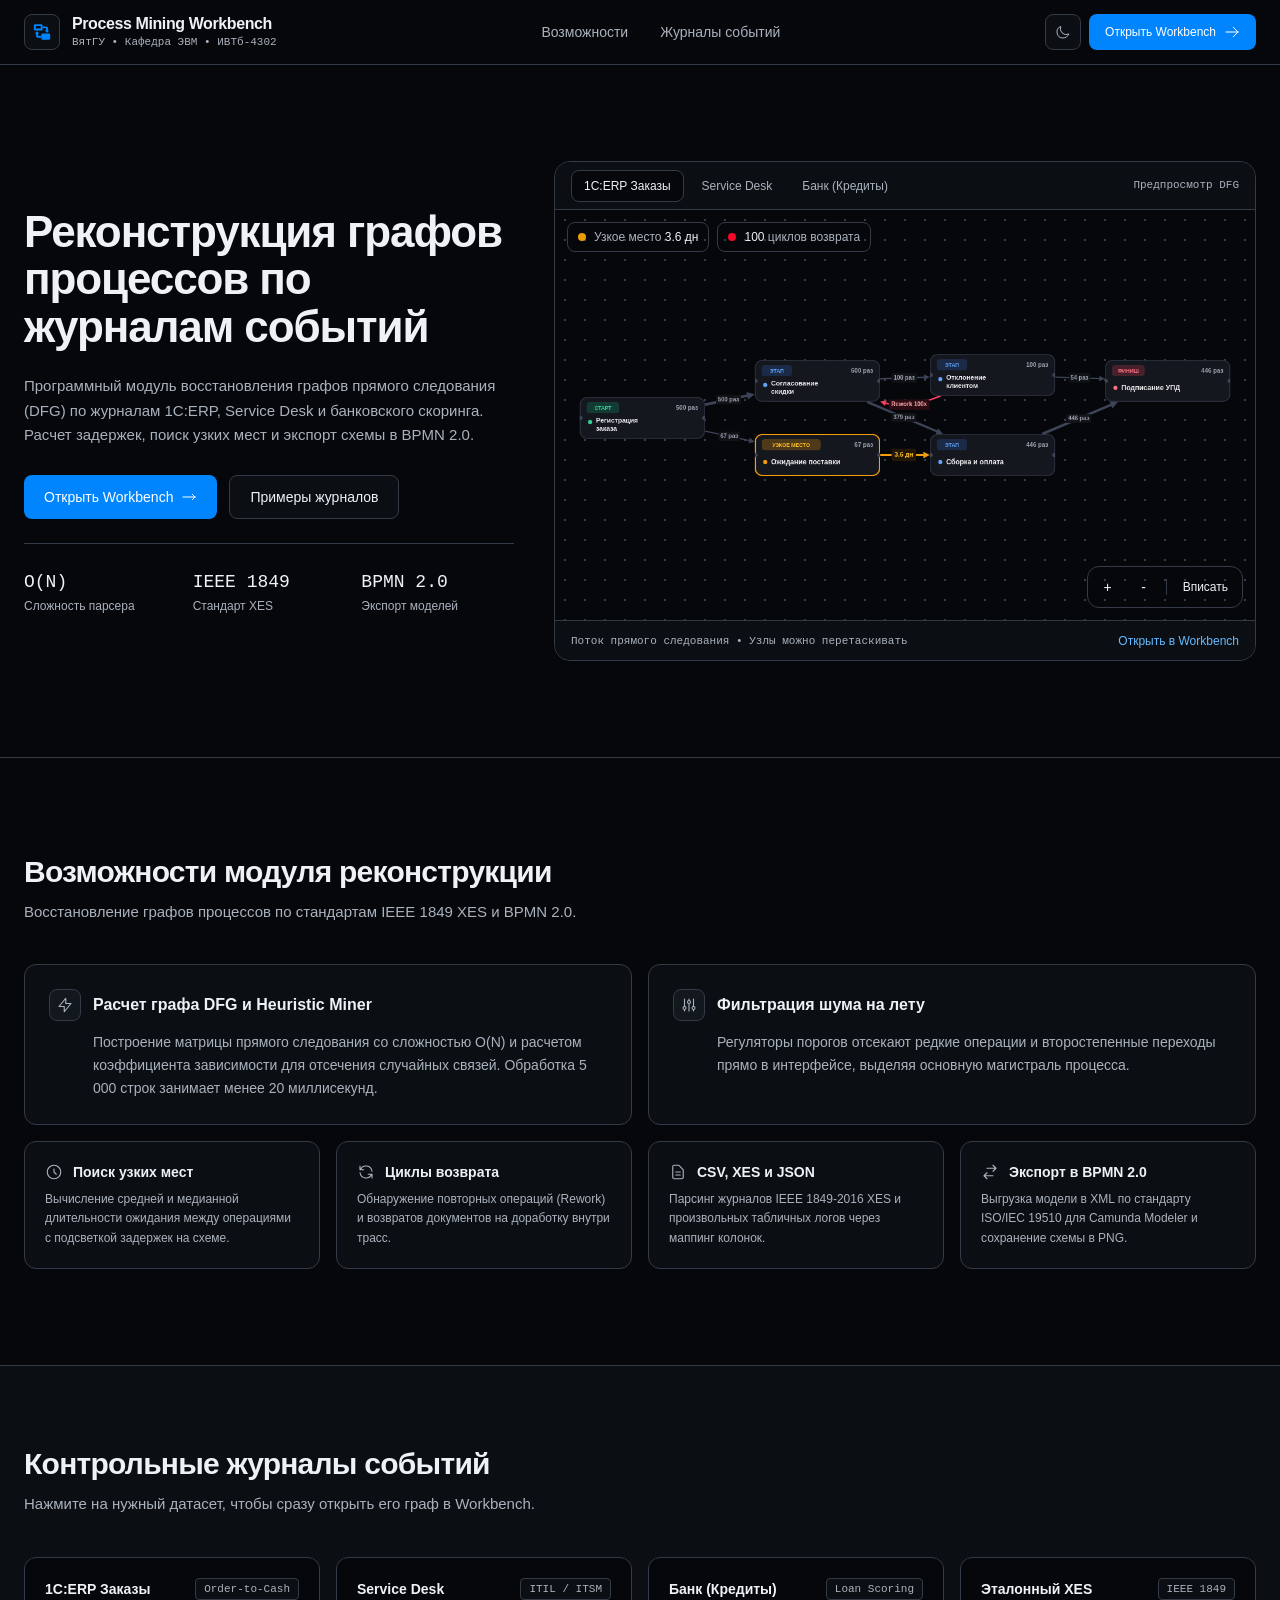
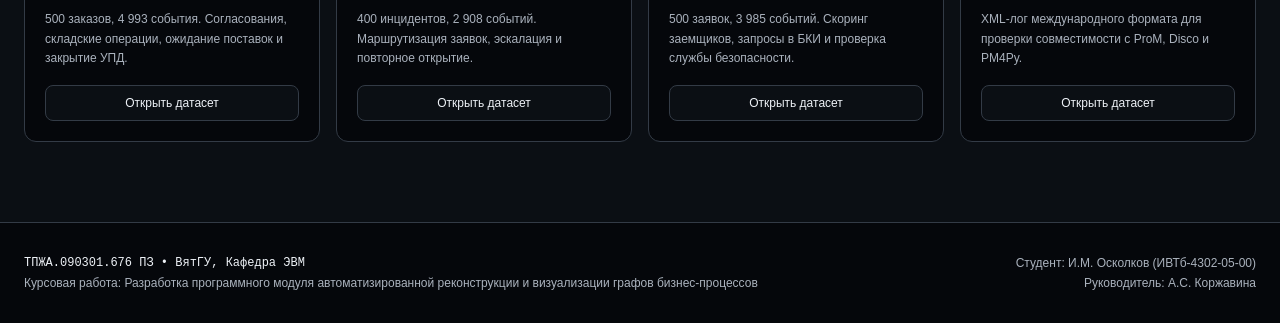
<file: frontend/index.html>
<!DOCTYPE html>
<html lang="ru" class="dark">
<head>
  <meta charset="UTF-8">
  <meta name="viewport" content="width=device-width, initial-scale=1.0">
  <title>Process Mining: Реконструкция графов бизнес-процессов</title>
  
  <link rel="icon" type="image/svg+xml" href="favicon.svg?v=10">
  <link rel="stylesheet" href="radix-colors.css">
  <script>
    (function() {
      const saved = localStorage.getItem('theme');
      if (saved === 'light') {
        document.documentElement.classList.remove('dark');
      } else {
        document.documentElement.classList.add('dark');
      }
    })();
  </script>
  <script src="libs/tailwind.min.js"></script>
  <script src="libs/cytoscape.min.js"></script>
  <script src="libs/dagre.min.js"></script>
  <script src="libs/cytoscape-dagre.min.js"></script>

  <script>
    tailwind.config = {
      darkMode: 'class',
      theme: {
        extend: {
          colors: {
            app: {
              bg: 'var(--slate-1)',
              subtle: 'var(--slate-2)',
              card: 'var(--slate-3)',
              hover: 'var(--slate-4)',
              borderSubtle: 'var(--slate-6)',
              border: 'var(--slate-7)',
              borderHover: 'var(--slate-8)',
              primary: 'var(--sapphire-9)',
              primaryHover: 'var(--sapphire-10)',
              textMuted: 'var(--slate-11)',
              text: 'var(--slate-12)',
            }
          }
        }
      }
    }
  </script>

  <style>
    body {
      background-color: var(--slate-1);
      color: var(--slate-12);
      font-family: -apple-system, BlinkMacSystemFont, "Segoe UI", Roboto, Helvetica, Arial, sans-serif;
    }
    #hero-cy {
      width: 100%;
      height: 410px;
      background-color: var(--slate-1);
      background-image: radial-gradient(var(--slate-6) 1px, transparent 1px);
      background-size: 20px 20px;
    }
  </style>
</head>
<body class="min-h-screen flex flex-col">

  <!-- ==================== HEADER NAVIGATION ==================== -->
  <header class="sticky top-0 z-50 border-b border-[var(--slate-6)] bg-[var(--slate-1)]/95 backdrop-blur-sm">
    <div class="max-w-7xl mx-auto px-6 h-16 flex items-center justify-between">
      
      <!-- Brand -->
      <div class="flex items-center gap-3">
        <div class="w-9 h-9 rounded-lg bg-[var(--slate-2)] border border-[var(--slate-6)] flex items-center justify-center text-[var(--sapphire-9)]">
          <svg class="w-5 h-5" viewBox="0 0 256 256" fill="currentColor" aria-hidden="true">
            <path fill-rule="evenodd" d="M 40 28 H 120 A 16 16 0 0 1 136 44 V 92 A 16 16 0 0 1 120 108 H 40 A 16 16 0 0 1 24 92 V 44 A 16 16 0 0 1 40 28 Z M 48 52 V 84 H 112 V 52 Z"/>
            <rect x="120" y="148" width="112" height="80" rx="16"/>
            <path d="M 136 56 H 184 A 20 20 0 0 1 204 76 V 108 H 222 L 192 138 L 162 108 H 180 V 80 H 136 Z"/>
            <path d="M 120 200 H 72 A 20 20 0 0 1 52 180 V 148 H 34 L 64 118 L 94 148 H 76 V 176 H 120 Z"/>
          </svg>
        </div>
        <div class="flex flex-col">
          <span class="font-semibold text-base tracking-tight text-[var(--slate-12)] leading-tight">Process Mining Workbench</span>
          <span class="text-[11px] text-[var(--slate-11)] font-mono">ВятГУ • Кафедра ЭВМ • ИВТб-4302</span>
        </div>
      </div>

      <!-- Navigation Links -->
      <nav class="hidden md:flex items-center gap-8 text-sm font-medium text-[var(--slate-11)]">
        <a href="#features" class="hover:text-[var(--slate-12)] transition-colors">Возможности</a>
        <a href="#datasets" class="hover:text-[var(--slate-12)] transition-colors">Журналы событий</a>
      </nav>

      <!-- Action Buttons & Theme Switcher -->
      <div class="flex items-center gap-2">
        <button onclick="toggleLandingTheme()" id="btn-theme-toggle" class="w-9 h-9 rounded-lg bg-[var(--slate-2)] hover:bg-[var(--slate-3)] border border-[var(--slate-6)] text-[var(--slate-11)] hover:text-[var(--slate-12)] flex items-center justify-center" title="Сменить тему оформления" aria-label="Сменить тему оформления">
          <svg id="theme-icon-sun" class="w-4 h-4 hidden" fill="none" stroke="currentColor" stroke-width="1.5" viewBox="0 0 24 24"><path stroke-linecap="round" stroke-linejoin="round" d="M12 3v1m0 16v1m9-9h-1M4 12H3m15.364 6.364l-.707-.707M6.343 6.343l-.707-.707m12.728 0l-.707.707M6.343 17.657l-.707.707M16 12a4 4 0 11-8 0 4 4 0 018 0z"/></svg>
          <svg id="theme-icon-moon" class="w-4 h-4" fill="none" stroke="currentColor" stroke-width="1.5" viewBox="0 0 24 24"><path stroke-linecap="round" stroke-linejoin="round" d="M20.354 15.354A9 9 0 018.646 3.646 9.003 9.003 0 0012 21a9.003 9.003 0 008.354-5.646z"/></svg>
        </button>

        <a href="workbench.html" class="inline-flex items-center gap-2 px-4 h-9 rounded-lg bg-[var(--sapphire-9)] hover:bg-[var(--sapphire-10)] text-white font-medium text-xs">
          <span>Открыть Workbench</span>
          <svg class="w-4 h-4" fill="none" stroke="currentColor" stroke-width="1.5" viewBox="0 0 24 24"><path stroke-linecap="round" stroke-linejoin="round" d="M14 5l7 7m0 0l-7 7m7-7H3"/></svg>
        </a>
      </div>

    </div>
  </header>

  <!-- ==================== HERO SECTION ==================== -->
  <section class="relative border-b border-[var(--slate-6)] py-16 lg:py-24">
    <div class="max-w-7xl mx-auto px-6">
      
      <div class="grid grid-cols-1 lg:grid-cols-12 gap-10 lg:gap-10 items-center">
        
        <!-- Left Column -->
        <div class="lg:col-span-5 space-y-6">
          
          <h1 class="text-4xl sm:text-[44px] font-semibold tracking-tight text-[var(--slate-12)] leading-[1.08]">
            Реконструкция графов процессов по журналам событий
          </h1>

          <p class="text-[15px] text-[var(--slate-11)] leading-relaxed">
            Программный модуль восстановления графов прямого следования (DFG) по журналам 1С:ERP, Service Desk и банковского скоринга. Расчет задержек, поиск узких мест и экспорт схемы в BPMN 2.0.
          </p>

          <!-- CTAs -->
          <div class="flex flex-wrap items-center gap-3 pt-1">
            <a href="workbench.html" class="px-5 h-11 rounded-lg bg-[var(--sapphire-9)] hover:bg-[var(--sapphire-10)] text-white font-medium text-sm inline-flex items-center gap-2">
              <span>Открыть Workbench</span>
              <svg class="w-4 h-4" fill="none" stroke="currentColor" stroke-width="1.5" viewBox="0 0 24 24"><path stroke-linecap="round" stroke-linejoin="round" d="M17 8l4 4m0 0l-4 4m4-4H3"/></svg>
            </a>
            <a href="#datasets" class="px-5 h-11 rounded-lg bg-[var(--slate-2)] hover:bg-[var(--slate-3)] border border-[var(--slate-6)] text-[var(--slate-12)] font-medium text-sm inline-flex items-center">
              Примеры журналов
            </a>
          </div>

          <!-- Technical Specs Strip (Quiet Monochrome) -->
          <div class="grid grid-cols-3 gap-4 pt-6 border-t border-[var(--slate-6)]">
            <div>
              <div class="text-lg font-medium font-mono tabular-nums text-[var(--slate-12)]">O(N)</div>
              <div class="text-xs text-[var(--slate-11)] mt-0.5">Сложность парсера</div>
            </div>
            <div>
              <div class="text-lg font-medium font-mono tabular-nums text-[var(--slate-12)]">IEEE 1849</div>
              <div class="text-xs text-[var(--slate-11)] mt-0.5">Стандарт XES</div>
            </div>
            <div>
              <div class="text-lg font-medium font-mono tabular-nums text-[var(--slate-12)]">BPMN 2.0</div>
              <div class="text-xs text-[var(--slate-11)] mt-0.5">Экспорт моделей</div>
            </div>
          </div>

        </div>

        <!-- Right Column: Graph Preview Window -->
        <div class="lg:col-span-7">
          <div class="bg-[var(--slate-2)] border border-[var(--slate-6)] rounded-2xl overflow-hidden relative">
            
            <!-- Window Header -->
            <div class="h-12 border-b border-[var(--slate-6)] bg-[var(--slate-2)] px-4 flex items-center justify-between gap-2">
              
              <!-- Tabs -->
              <div class="flex items-center gap-1.5 text-xs">
                <button onclick="setHeroPreset('1c_erp')" id="hero-tab-1c" class="px-3 py-1.5 min-h-[32px] rounded-lg font-medium bg-[var(--slate-1)] text-[var(--slate-12)] border border-[var(--slate-6)]">
                  1С:ERP Заказы
                </button>
                <button onclick="setHeroPreset('servicedesk')" id="hero-tab-sd" class="px-3 py-1.5 min-h-[32px] rounded-lg font-medium text-[var(--slate-11)] hover:text-[var(--slate-12)]">
                  Service Desk
                </button>
                <button onclick="setHeroPreset('bank')" id="hero-tab-bank" class="px-3 py-1.5 min-h-[32px] rounded-lg font-medium text-[var(--slate-11)] hover:text-[var(--slate-12)]">
                  Банк (Кредиты)
                </button>
              </div>

              <!-- Label -->
              <span class="hidden sm:inline text-[11px] font-mono text-[var(--slate-11)]">Предпросмотр DFG</span>
            </div>

            <!-- Cytoscape Live Canvas -->
            <div class="relative">
              <div id="hero-cy"></div>

              <!-- Quiet Telemetry Indicators -->
              <div class="absolute top-3 left-3 z-10 flex items-center gap-2 pointer-events-none">
                <div class="bg-[var(--slate-1)]/95 px-2.5 py-1.5 rounded-lg border border-[var(--slate-6)] text-xs flex items-center gap-2 tabular-nums">
                  <span class="w-2 h-2 rounded-full bg-[var(--amber-9)]"></span>
                  <span class="text-[var(--slate-11)]">Узкое место <strong id="hero-badge-delay" class="text-[var(--slate-12)] font-medium">3.6 дн</strong></span>
                </div>
                <div class="bg-[var(--slate-1)]/95 px-2.5 py-1.5 rounded-lg border border-[var(--slate-6)] text-xs flex items-center gap-2 tabular-nums">
                  <span class="w-2 h-2 rounded-full bg-[var(--ruby-9)]"></span>
                  <span class="text-[var(--slate-11)]"><strong id="hero-badge-count" class="text-[var(--slate-12)] font-medium">100</strong> <span id="hero-badge-label">циклов возврата</span></span>
                </div>
              </div>

              <!-- Floating Canvas Controls -->
              <div class="absolute bottom-3 right-3 z-10 flex items-center gap-1 bg-[var(--slate-2)]/95 p-1 rounded-xl border border-[var(--slate-6)] text-xs">
                <button onclick="heroZoomIn()" class="w-8 h-8 rounded-lg flex items-center justify-center hover:bg-[var(--slate-3)] text-[var(--slate-12)] font-medium text-sm" title="Приблизить" aria-label="Приблизить граф">+</button>
                <button onclick="heroZoomOut()" class="w-8 h-8 rounded-lg flex items-center justify-center hover:bg-[var(--slate-3)] text-[var(--slate-12)] font-medium text-sm" title="Отдалить" aria-label="Отдалить граф">-</button>
                <div class="h-4 w-[1px] bg-[var(--slate-6)] mx-0.5"></div>
                <button onclick="heroFit()" class="px-2.5 h-8 rounded-lg hover:bg-[var(--slate-3)] text-xs text-[var(--slate-12)] font-medium" aria-label="Вписать схему в экран">Вписать</button>
              </div>
            </div>

            <!-- Window Footer -->
            <div class="h-10 border-t border-[var(--slate-6)] bg-[var(--slate-2)] px-4 flex items-center justify-between text-xs text-[var(--slate-11)]">
              <span class="font-mono text-[11px]">Поток прямого следования • Узлы можно перетаскивать</span>
              <a href="workbench.html" class="font-medium text-[var(--sapphire-11)] hover:text-[var(--sapphire-9)] transition-colors">
                Открыть в Workbench
              </a>
            </div>

          </div>
        </div>

      </div>

    </div>
  </section>

  <!-- ==================== CAPABILITIES (VARIED RHYTHM, QUIET ICONS) ==================== -->
  <section id="features" class="py-16 lg:py-24 border-b border-[var(--slate-6)] bg-[var(--slate-1)]">
    <div class="max-w-7xl mx-auto px-6">
      
      <div class="max-w-2xl mb-10">
        <h2 class="text-2xl sm:text-3xl font-semibold text-[var(--slate-12)] tracking-tight">
          Возможности модуля реконструкции
        </h2>
        <p class="text-[15px] text-[var(--slate-11)] mt-2.5 leading-relaxed">
          Восстановление графов процессов по стандартам IEEE 1849 XES и BPMN 2.0.
        </p>
      </div>

      <!-- Primary Algorithmic Row (2 Wide Cards) -->
      <div class="grid grid-cols-1 lg:grid-cols-2 gap-4 mb-4">
        <div class="p-6 rounded-xl bg-[var(--slate-2)] border border-[var(--slate-6)] space-y-2.5">
          <div class="flex items-center gap-3">
            <div class="w-8 h-8 rounded-lg bg-[var(--slate-3)] border border-[var(--slate-6)] flex items-center justify-center text-[var(--slate-11)] shrink-0">
              <svg class="w-[18px] h-[18px]" fill="none" stroke="currentColor" stroke-width="1.5" viewBox="0 0 24 24"><path stroke-linecap="round" stroke-linejoin="round" d="M13 10V3L4 14h7v7l9-11h-7z"/></svg>
            </div>
            <h3 class="text-base font-semibold text-[var(--slate-12)]">Расчет графа DFG и Heuristic Miner</h3>
          </div>
          <p class="text-sm text-[var(--slate-11)] leading-relaxed pl-11">
            Построение матрицы прямого следования со сложностью O(N) и расчетом коэффициента зависимости для отсечения случайных связей. Обработка 5 000 строк занимает менее 20 миллисекунд.
          </p>
        </div>

        <div class="p-6 rounded-xl bg-[var(--slate-2)] border border-[var(--slate-6)] space-y-2.5">
          <div class="flex items-center gap-3">
            <div class="w-8 h-8 rounded-lg bg-[var(--slate-3)] border border-[var(--slate-6)] flex items-center justify-center text-[var(--slate-11)] shrink-0">
              <svg class="w-[18px] h-[18px]" fill="none" stroke="currentColor" stroke-width="1.5" viewBox="0 0 24 24"><path stroke-linecap="round" stroke-linejoin="round" d="M12 6V4m0 2a2 2 0 100 4m0-4a2 2 0 110 4m-6 8a2 2 0 100-4m0 4a2 2 0 110-4m0 4v2m0-6V4m6 6v10m6-2a2 2 0 100-4m0 4a2 2 0 110-4m0 4v2m0-6V4"/></svg>
            </div>
            <h3 class="text-base font-semibold text-[var(--slate-12)]">Фильтрация шума на лету</h3>
          </div>
          <p class="text-sm text-[var(--slate-11)] leading-relaxed pl-11">
            Регуляторы порогов отсекают редкие операции и второстепенные переходы прямо в интерфейсе, выделяя основную магистраль процесса.
          </p>
        </div>
      </div>

      <!-- Secondary Capabilities Row (4 Compact Tiles) -->
      <div class="grid grid-cols-1 sm:grid-cols-2 lg:grid-cols-4 gap-4">
        <div class="p-5 rounded-xl bg-[var(--slate-2)] border border-[var(--slate-6)] space-y-2">
          <div class="flex items-center gap-2.5">
            <svg class="w-[18px] h-[18px] text-[var(--slate-11)] shrink-0" fill="none" stroke="currentColor" stroke-width="1.5" viewBox="0 0 24 24"><path stroke-linecap="round" stroke-linejoin="round" d="M12 8v4l3 3m6-3a9 9 0 11-18 0 9 9 0 0118 0z"/></svg>
            <h3 class="text-sm font-semibold text-[var(--slate-12)]">Поиск узких мест</h3>
          </div>
          <p class="text-xs text-[var(--slate-11)] leading-relaxed">
            Вычисление средней и медианной длительности ожидания между операциями с подсветкой задержек на схеме.
          </p>
        </div>

        <div class="p-5 rounded-xl bg-[var(--slate-2)] border border-[var(--slate-6)] space-y-2">
          <div class="flex items-center gap-2.5">
            <svg class="w-[18px] h-[18px] text-[var(--slate-11)] shrink-0" fill="none" stroke="currentColor" stroke-width="1.5" viewBox="0 0 24 24"><path stroke-linecap="round" stroke-linejoin="round" d="M4 4v5h.582m15.356 2A8.001 8.001 0 004.582 9m0 0H9m11 11v-5h-.581m0 0a8.003 8.003 0 01-15.357-2m15.357 2H15"/></svg>
            <h3 class="text-sm font-semibold text-[var(--slate-12)]">Циклы возврата</h3>
          </div>
          <p class="text-xs text-[var(--slate-11)] leading-relaxed">
            Обнаружение повторных операций (Rework) и возвратов документов на доработку внутри трасс.
          </p>
        </div>

        <div class="p-5 rounded-xl bg-[var(--slate-2)] border border-[var(--slate-6)] space-y-2">
          <div class="flex items-center gap-2.5">
            <svg class="w-[18px] h-[18px] text-[var(--slate-11)] shrink-0" fill="none" stroke="currentColor" stroke-width="1.5" viewBox="0 0 24 24"><path stroke-linecap="round" stroke-linejoin="round" d="M9 12h6m-6 4h6m2 5H7a2 2 0 01-2-2V5a2 2 0 012-2h5.586a1 1 0 01.707.293l5.414 5.414a1 1 0 01.293.707V19a2 2 0 01-2 2z"/></svg>
            <h3 class="text-sm font-semibold text-[var(--slate-12)]">CSV, XES и JSON</h3>
          </div>
          <p class="text-xs text-[var(--slate-11)] leading-relaxed">
            Парсинг журналов IEEE 1849-2016 XES и произвольных табличных логов через маппинг колонок.
          </p>
        </div>

        <div class="p-5 rounded-xl bg-[var(--slate-2)] border border-[var(--slate-6)] space-y-2">
          <div class="flex items-center gap-2.5">
            <svg class="w-[18px] h-[18px] text-[var(--slate-11)] shrink-0" fill="none" stroke="currentColor" stroke-width="1.5" viewBox="0 0 24 24"><path stroke-linecap="round" stroke-linejoin="round" d="M8 7h12m0 0l-4-4m4 4l-4 4m0 6H4m0 0l4 4m-4-4l4-4"/></svg>
            <h3 class="text-sm font-semibold text-[var(--slate-12)]">Экспорт в BPMN 2.0</h3>
          </div>
          <p class="text-xs text-[var(--slate-11)] leading-relaxed">
            Выгрузка модели в XML по стандарту ISO/IEC 19510 для Camunda Modeler и сохранение схемы в PNG.
          </p>
        </div>
      </div>

    </div>
  </section>

  <!-- ==================== DATASETS SHOWCASE ==================== -->
  <section id="datasets" class="py-16 lg:py-20 bg-[var(--slate-2)]">
    <div class="max-w-7xl mx-auto px-6">
      
      <div class="max-w-2xl mb-10">
        <h2 class="text-2xl sm:text-3xl font-semibold text-[var(--slate-12)] tracking-tight">
          Контрольные журналы событий
        </h2>
        <p class="text-[15px] text-[var(--slate-11)] mt-2.5 leading-relaxed">
          Нажмите на нужный датасет, чтобы сразу открыть его граф в Workbench.
        </p>
      </div>

      <div class="grid grid-cols-1 md:grid-cols-2 lg:grid-cols-4 gap-4">
        
        <!-- Dataset 1: 1C:ERP -->
        <div class="p-5 rounded-xl bg-[var(--slate-1)] border border-[var(--slate-6)] flex flex-col justify-between gap-4">
          <div>
            <div class="flex items-center justify-between gap-2 mb-2.5">
              <h3 class="text-sm font-semibold text-[var(--slate-12)]">1С:ERP Заказы</h3>
              <span class="text-[11px] font-mono text-[var(--slate-11)] bg-[var(--slate-2)] px-2 py-0.5 rounded border border-[var(--slate-6)]">Order-to-Cash</span>
            </div>
            <p class="text-xs text-[var(--slate-11)] leading-relaxed tabular-nums">
              500 заказов, 4 993 события. Согласования, складские операции, ожидание поставок и закрытие УПД.
            </p>
          </div>
          <a href="workbench.html?preset=1c_erp" class="inline-flex items-center justify-center w-full h-9 rounded-lg bg-[var(--slate-2)] hover:bg-[var(--slate-3)] border border-[var(--slate-6)] text-xs font-medium text-[var(--slate-12)]">
            Открыть датасет
          </a>
        </div>

        <!-- Dataset 2: Service Desk -->
        <div class="p-5 rounded-xl bg-[var(--slate-1)] border border-[var(--slate-6)] flex flex-col justify-between gap-4">
          <div>
            <div class="flex items-center justify-between gap-2 mb-2.5">
              <h3 class="text-sm font-semibold text-[var(--slate-12)]">Service Desk</h3>
              <span class="text-[11px] font-mono text-[var(--slate-11)] bg-[var(--slate-2)] px-2 py-0.5 rounded border border-[var(--slate-6)]">ITIL / ITSM</span>
            </div>
            <p class="text-xs text-[var(--slate-11)] leading-relaxed tabular-nums">
              400 инцидентов, 2 908 событий. Маршрутизация заявок, эскалация и повторное открытие.
            </p>
          </div>
          <a href="workbench.html?preset=servicedesk" class="inline-flex items-center justify-center w-full h-9 rounded-lg bg-[var(--slate-2)] hover:bg-[var(--slate-3)] border border-[var(--slate-6)] text-xs font-medium text-[var(--slate-12)]">
            Открыть датасет
          </a>
        </div>

        <!-- Dataset 3: Bank -->
        <div class="p-5 rounded-xl bg-[var(--slate-1)] border border-[var(--slate-6)] flex flex-col justify-between gap-4">
          <div>
            <div class="flex items-center justify-between gap-2 mb-2.5">
              <h3 class="text-sm font-semibold text-[var(--slate-12)]">Банк (Кредиты)</h3>
              <span class="text-[11px] font-mono text-[var(--slate-11)] bg-[var(--slate-2)] px-2 py-0.5 rounded border border-[var(--slate-6)]">Loan Scoring</span>
            </div>
            <p class="text-xs text-[var(--slate-11)] leading-relaxed tabular-nums">
              500 заявок, 3 985 событий. Скоринг заемщиков, запросы в БКИ и проверка службы безопасности.
            </p>
          </div>
          <a href="workbench.html?preset=bank_loan" class="inline-flex items-center justify-center w-full h-9 rounded-lg bg-[var(--slate-2)] hover:bg-[var(--slate-3)] border border-[var(--slate-6)] text-xs font-medium text-[var(--slate-12)]">
            Открыть датасет
          </a>
        </div>

        <!-- Dataset 4: IEEE XES -->
        <div class="p-5 rounded-xl bg-[var(--slate-1)] border border-[var(--slate-6)] flex flex-col justify-between gap-4">
          <div>
            <div class="flex items-center justify-between gap-2 mb-2.5">
              <h3 class="text-sm font-semibold text-[var(--slate-12)]">Эталонный XES</h3>
              <span class="text-[11px] font-mono text-[var(--slate-11)] bg-[var(--slate-2)] px-2 py-0.5 rounded border border-[var(--slate-6)]">IEEE 1849</span>
            </div>
            <p class="text-xs text-[var(--slate-11)] leading-relaxed">
              XML-лог международного формата для проверки совместимости с ProM, Disco и PM4Py.
            </p>
          </div>
          <a href="workbench.html?preset=ieee_xes" class="inline-flex items-center justify-center w-full h-9 rounded-lg bg-[var(--slate-2)] hover:bg-[var(--slate-3)] border border-[var(--slate-6)] text-xs font-medium text-[var(--slate-12)]">
            Открыть датасет
          </a>
        </div>

      </div>

    </div>
  </section>

  <!-- ==================== FOOTER ==================== -->
  <footer class="py-8 bg-[var(--slate-1)] text-[var(--slate-11)] text-xs border-t border-[var(--slate-6)]">
    <div class="max-w-7xl mx-auto px-6 flex flex-col sm:flex-row items-start sm:items-center justify-between gap-4">
      <div>
        <p class="font-mono text-[var(--slate-12)] font-medium">ТПЖА.090301.676 ПЗ • ВятГУ, Кафедра ЭВМ</p>
        <p class="mt-1">Курсовая работа: Разработка программного модуля автоматизированной реконструкции и визуализации графов бизнес-процессов</p>
      </div>
      <div class="sm:text-right">
        <p>Студент: И.М. Осколков (ИВТб-4302-05-00)</p>
        <p class="mt-1">Руководитель: А.С. Коржавина</p>
      </div>
    </div>
  </footer>

  <!-- ==================== HERO CYTOSCAPE LOGIC (LR WIDE FLOW + RADIX OKLCH DUAL THEME) ==================== -->
  <script>
    let heroCy = null;
    let currentHeroPreset = '1c_erp';

    function escapeXml(str) {
      if (!str) return '';
      return String(str)
        .replace(/&/g, '&amp;')
        .replace(/</g, '&lt;')
        .replace(/>/g, '&gt;')
        .replace(/"/g, '&quot;')
        .replace(/'/g, '&apos;');
    }

    // Adaptive vector card generator with full Radix OKLCH Light/Dark color support
    function createHeroNodeSvg(label, count, isStart, isEnd, isBottleneck = false) {
      const isDark = document.documentElement.classList.contains('dark');

      // Surface & borders according to Radix 12-step semantic scale
      const bg = isDark ? '#15171e' : '#ffffff';
      const border = isBottleneck 
        ? (isDark ? '#f59e0b' : '#d97706') 
        : (isDark ? '#313746' : '#d9d9e0');
      const textTitle = isDark ? '#edeef0' : '#1c2024';
      const textSub = isDark ? '#9ba1b0' : '#606470';
      const pinFill = isDark ? '#3d4457' : '#c7c7d1';

      // Semantic tags with Radix scale
      let tagText = 'ЭТАП';
      let tagBg = isDark ? 'rgba(59,130,246,0.18)' : '#eff6ff';
      let tagColor = isDark ? '#60a5fa' : '#2563eb';
      let iconColor = isDark ? '#60a5fa' : '#2563eb';

      if (isStart) {
        tagText = 'СТАРТ';
        tagBg = isDark ? 'rgba(16,185,129,0.22)' : '#ecfdf5';
        tagColor = isDark ? '#34d399' : '#059669';
        iconColor = isDark ? '#34d399' : '#059669';
      } else if (isEnd) {
        tagText = 'ФИНИШ';
        tagBg = isDark ? 'rgba(244,63,94,0.22)' : '#fff1f2';
        tagColor = isDark ? '#fb7185' : '#e11d48';
        iconColor = isDark ? '#fb7185' : '#e11d48';
      } else if (isBottleneck) {
        tagText = 'УЗКОЕ МЕСТО';
        tagBg = isDark ? 'rgba(245,158,11,0.25)' : '#fef3c7';
        tagColor = isDark ? '#fbbf24' : '#b45309';
        iconColor = isDark ? '#f59e0b' : '#d97706';
      }

      // 1. Fully adaptive tag pill width: expands to fit Russian text with proper padding
      const tagTextWidth = Math.round(tagText.length * 7.5);
      const tagPillWidth = Math.max(52, tagTextWidth + 18);

      // 2. Multi-line word-aware text wrapping
      let line1 = label;
      let line2 = '';
      if (label.length > 17) {
        const spaceIdx = label.lastIndexOf(' ', 17);
        if (spaceIdx > 0) {
          line1 = label.slice(0, spaceIdx);
          line2 = label.slice(spaceIdx + 1);
        }
      }

      // 3. Adaptive Card Width: guarantees breathing room between tag and count
      const countStr = String(count);
      const countWidth = Math.round(countStr.length * 6.5) + 12;
      const maxLabelChars = Math.max(line1.length, line2.length);
      const labelWidth = maxLabelChars * 7.5 + 44;
      const topRowNeeded = 12 + tagPillWidth + 16 + countWidth + 12;
      const w = Math.max(215, Math.max(topRowNeeded, labelWidth));
      const h = 72;

      const svg = `<svg xmlns="http://www.w3.org/2000/svg" width="${w}" height="${h}" viewBox="0 0 ${w} ${h}">
        <!-- Card Frame -->
        <rect x="1" y="1" width="${w - 2}" height="${h - 2}" rx="12" fill="${bg}" stroke="${border}" stroke-width="${isBottleneck ? 2.2 : 1.4}"/>
        
        <!-- Connection Ports (Left and Right for LR Flow) -->
        <circle cx="1.5" cy="${h / 2}" r="3.5" fill="${pinFill}"/>
        <circle cx="${w - 1.5}" cy="${h / 2}" r="3.5" fill="${pinFill}"/>
        
        <!-- Adaptive Header Tag Pill -->
        <rect x="12" y="9" width="${tagPillWidth}" height="19" rx="5" fill="${tagBg}"/>
        <text x="${12 + tagPillWidth / 2}" y="22" font-family="-apple-system, BlinkMacSystemFont, Segoe UI, Roboto, sans-serif" font-size="9" font-weight="700" fill="${tagColor}" text-anchor="middle">${tagText}</text>
        
        <!-- Counter Badge -->
        <text x="${w - 12}" y="22" font-family="-apple-system, BlinkMacSystemFont, Segoe UI, Roboto, sans-serif" font-size="10.5" font-weight="600" fill="${textSub}" text-anchor="end">${escapeXml(count)}</text>
        
        <!-- Status Indicator Dot -->
        <circle cx="18" cy="${line2 ? 43 : 48}" r="3.5" fill="${iconColor}"/>
        
        <!-- Title Text -->
        ${line2 ? `
          <text x="28" y="44" font-family="-apple-system, BlinkMacSystemFont, Segoe UI, Roboto, sans-serif" font-size="11.5" font-weight="600" fill="${textTitle}">${escapeXml(line1)}</text>
          <text x="28" y="58" font-family="-apple-system, BlinkMacSystemFont, Segoe UI, Roboto, sans-serif" font-size="11.5" font-weight="600" fill="${textTitle}">${escapeXml(line2)}</text>
        ` : `
          <text x="28" y="52" font-family="-apple-system, BlinkMacSystemFont, Segoe UI, Roboto, sans-serif" font-size="12" font-weight="600" fill="${textTitle}">${escapeXml(line1)}</text>
        `}
      </svg>`;

      return {
        svg: 'data:image/svg+xml;utf8,' + encodeURIComponent(svg),
        width: w,
        height: h
      };
    }

    function makeHeroNode(id, label, count, isStart, isEnd, isBottleneck = false) {
      const card = createHeroNodeSvg(label, count, isStart, isEnd, isBottleneck);
      return {
        group: 'nodes',
        data: {
          id: id,
          svg_image: card.svg,
          card_width: card.width,
          card_height: card.height
        }
      };
    }

    document.addEventListener('DOMContentLoaded', () => {
      syncThemeIcons();
      initHeroGraph();
    });

    function toggleLandingTheme() {
      const isDark = document.documentElement.classList.toggle('dark');
      localStorage.setItem('theme', isDark ? 'dark' : 'light');
      syncThemeIcons();
      applyHeroCyTheme();
      setHeroPreset(currentHeroPreset);
    }

    function syncThemeIcons() {
      const isDark = document.documentElement.classList.contains('dark');
      const sun = document.getElementById('theme-icon-sun');
      const moon = document.getElementById('theme-icon-moon');
      if (sun && moon) {
        if (isDark) {
          sun.classList.add('hidden');
          moon.classList.remove('hidden');
        } else {
          sun.classList.remove('hidden');
          moon.classList.add('hidden');
        }
      }
    }

    function applyHeroCyTheme() {
      if (!heroCy) return;
      const isDark = document.documentElement.classList.contains('dark');
      heroCy.style()
        .selector('edge')
        .style({
          'line-color': isDark ? '#3d4457' : '#c7c7d1',
          'target-arrow-color': isDark ? '#3d4457' : '#c7c7d1',
          'color': isDark ? '#9ba1b0' : '#606470',
          'text-background-color': isDark ? '#111318' : '#ffffff'
        })
        .selector('edge[?is_bottleneck]')
        .style({
          'line-color': isDark ? '#f59e0b' : '#d97706',
          'target-arrow-color': isDark ? '#f59e0b' : '#d97706',
          'color': isDark ? '#fbbf24' : '#b45309',
          'text-background-color': isDark ? '#241804' : '#fef3c7',
          'text-border-color': isDark ? '#f59e0b' : '#d97706'
        })
        .selector('edge[?is_loop]')
        .style({
          'line-color': isDark ? '#f43f5e' : '#e11d48',
          'target-arrow-color': isDark ? '#f43f5e' : '#e11d48',
          'color': isDark ? '#fda4af' : '#be123c',
          'text-background-color': isDark ? '#2a0c12' : '#ffe4e6',
          'text-border-color': isDark ? '#f43f5e' : '#e11d48'
        })
        .update();
    }

    function initHeroGraph() {
      if (typeof cytoscape === 'undefined') return;
      if (typeof cytoscapeDagre !== 'undefined') cytoscape.use(cytoscapeDagre);

      const isDark = document.documentElement.classList.contains('dark');

      heroCy = cytoscape({
        container: document.getElementById('hero-cy'),
        boxSelectionEnabled: false,
        style: [
          {
            selector: 'node',
            style: {
              'shape': 'rectangle',
              'width': 'data(card_width)',
              'height': 'data(card_height)',
              'background-image': 'data(svg_image)',
              'background-fit': 'cover',
              'background-opacity': 0,
              'border-width': 0,
              'label': ''
            }
          },
          {
            selector: 'edge',
            style: {
              'width': 'data(width)',
              'line-color': isDark ? '#3d4457' : '#c7c7d1',
              'target-arrow-color': isDark ? '#3d4457' : '#c7c7d1',
              'target-arrow-shape': 'triangle',
              'curve-style': 'bezier',
              'arrow-scale': 1.1,
              'font-size': '10px',
              'font-family': 'sans-serif',
              'font-weight': '600',
              'color': isDark ? '#9ba1b0' : '#606470',
              'text-background-opacity': 0.95,
              'text-background-color': isDark ? '#111318' : '#ffffff',
              'text-background-padding': '3px',
              'text-background-shape': 'round-rectangle',
              'label': 'data(label)'
            }
          },
          {
            selector: 'edge[?is_bottleneck]',
            style: {
              'line-color': isDark ? '#f59e0b' : '#d97706',
              'target-arrow-color': isDark ? '#f59e0b' : '#d97706',
              'color': isDark ? '#fbbf24' : '#b45309',
              'width': 3.5,
              'curve-style': 'bezier',
              'arrow-scale': 1.15,
              'font-size': '11px',
              'font-weight': '700',
              'text-background-color': isDark ? '#241804' : '#fef3c7',
              'text-background-opacity': 1,
              'text-background-padding': '5px',
              'text-background-shape': 'round-rectangle',
              'text-border-width': 1.2,
              'text-border-color': isDark ? '#f59e0b' : '#d97706',
              'z-index': 20
            }
          },
          {
            selector: 'edge[?is_loop]',
            style: {
              'line-color': isDark ? '#f43f5e' : '#e11d48',
              'target-arrow-color': isDark ? '#f43f5e' : '#e11d48',
              'color': isDark ? '#fda4af' : '#be123c',
              'width': 2.8,
              'curve-style': 'unbundled-bezier',
              'control-point-distances': [-55],
              'control-point-weights': [0.5],
              'arrow-scale': 1.15,
              'font-size': '10px',
              'font-weight': '700',
              'text-background-color': isDark ? '#2a0c12' : '#ffe4e6',
              'text-background-opacity': 1,
              'text-background-padding': '4px',
              'text-background-shape': 'round-rectangle',
              'text-border-width': 1.2,
              'text-border-color': isDark ? '#f43f5e' : '#e11d48',
              'z-index': 20
            }
          }
        ]
      });

      setHeroPreset('1c_erp');
    }

    function setHeroPreset(preset) {
      if (!heroCy) return;
      currentHeroPreset = preset;

      ['1c', 'sd', 'bank'].forEach(id => {
        const btn = document.getElementById(`hero-tab-${id}`);
        if (btn) btn.className = "px-3 py-1.5 min-h-[32px] rounded-lg font-medium text-[var(--slate-11)] hover:text-[var(--slate-12)]";
      });

      let elements = [];

      if (preset === '1c_erp') {
        document.getElementById('hero-tab-1c').className = "px-3 py-1.5 min-h-[32px] rounded-lg font-medium bg-[var(--slate-1)] text-[var(--slate-12)] border border-[var(--slate-6)]";
        const bDelay = document.getElementById('hero-badge-delay');
        const bCount = document.getElementById('hero-badge-count');
        const bLabel = document.getElementById('hero-badge-label');
        if (bDelay) bDelay.innerText = '3.6 дн';
        if (bCount) bCount.innerText = '100';
        if (bLabel) bLabel.innerText = 'циклов возврата';
        elements = [
          makeHeroNode('n1', 'Регистрация заказа', '500 раз', true, false),
          makeHeroNode('n2', 'Согласование скидки', '600 раз', false, false),
          makeHeroNode('n3', 'Отклонение клиентом', '100 раз', false, false),
          makeHeroNode('n4', 'Ожидание поставки', '67 раз', false, false, true),
          makeHeroNode('n5', 'Сборка и оплата', '446 раз', false, false),
          makeHeroNode('n6', 'Подписание УПД', '446 раз', false, true),
          
          { group: 'edges', data: { source: 'n1', target: 'n2', label: '500 раз', width: 4.5 } },
          { group: 'edges', data: { source: 'n1', target: 'n4', label: '67 раз', width: 2.2 } },
          { group: 'edges', data: { source: 'n2', target: 'n3', label: '100 раз', width: 2.5 } },
          { group: 'edges', data: { source: 'n3', target: 'n2', label: 'Rework 100x', width: 2.8, is_loop: true } },
          { group: 'edges', data: { source: 'n4', target: 'n5', label: '3.6 дн', width: 3.5, is_bottleneck: true } },
          { group: 'edges', data: { source: 'n2', target: 'n5', label: '379 раз', width: 3.8 } },
          { group: 'edges', data: { source: 'n3', target: 'n6', label: '54 раз', width: 2.0 } },
          { group: 'edges', data: { source: 'n5', target: 'n6', label: '446 раз', width: 4.5 } }
        ];
      } else if (preset === 'servicedesk') {
        document.getElementById('hero-tab-sd').className = "px-3 py-1.5 min-h-[32px] rounded-lg font-medium bg-[var(--slate-1)] text-[var(--slate-12)] border border-[var(--slate-6)]";
        const bDelay = document.getElementById('hero-badge-delay');
        const bCount = document.getElementById('hero-badge-count');
        const bLabel = document.getElementById('hero-badge-label');
        if (bDelay) bDelay.innerText = '14.9 ч';
        if (bCount) bCount.innerText = '33';
        if (bLabel) bLabel.innerText = 'запроса логов';
        elements = [
          makeHeroNode('sd1', 'Регистрация инцидента', '400 раз', true, false),
          makeHeroNode('sd2', 'Взятие в работу Tier 1', '367 раз', false, false),
          makeHeroNode('sd3', 'Запрос логов у юзера', '33 раз', false, false, true),
          makeHeroNode('sd4', 'Развертывание патча', '154 раз', false, false),
          makeHeroNode('sd5', 'Закрытие инцидента', '400 раз', false, true),
          
          { group: 'edges', data: { source: 'sd1', target: 'sd2', label: '367 раз', width: 4.2 } },
          { group: 'edges', data: { source: 'sd1', target: 'sd3', label: '33 раз', width: 2.2 } },
          { group: 'edges', data: { source: 'sd2', target: 'sd4', label: '121 раз', width: 3.0 } },
          { group: 'edges', data: { source: 'sd3', target: 'sd4', label: '14.9 ч', width: 3.5, is_bottleneck: true } },
          { group: 'edges', data: { source: 'sd2', target: 'sd5', label: '246 раз', width: 3.8 } },
          { group: 'edges', data: { source: 'sd4', target: 'sd5', label: '154 раз', width: 3.2 } }
        ];
      } else {
        document.getElementById('hero-tab-bank').className = "px-3 py-1.5 min-h-[32px] rounded-lg font-medium bg-[var(--slate-1)] text-[var(--slate-12)] border border-[var(--slate-6)]";
        const bDelay = document.getElementById('hero-badge-delay');
        const bCount = document.getElementById('hero-badge-count');
        const bLabel = document.getElementById('hero-badge-label');
        if (bDelay) bDelay.innerText = '2.1 дн';
        if (bCount) bCount.innerText = '119';
        if (bLabel) bLabel.innerText = 'запросов 2-НДФЛ';
        elements = [
          makeHeroNode('b1', 'Подача онлайн заявки', '500 раз', true, false),
          makeHeroNode('b2', 'Скоринг и БКИ', '381 раз', false, false),
          makeHeroNode('b3', 'Запрос 2-НДФЛ', '119 раз', false, false, true),
          makeHeroNode('b4', 'Проверка СБ банка', '412 раз', false, false),
          makeHeroNode('b5', 'Зачисление средств', '445 раз', false, true),
          
          { group: 'edges', data: { source: 'b1', target: 'b2', label: '381 раз', width: 4.2 } },
          { group: 'edges', data: { source: 'b1', target: 'b3', label: '119 раз', width: 2.5 } },
          { group: 'edges', data: { source: 'b2', target: 'b4', label: '293 раз', width: 3.8 } },
          { group: 'edges', data: { source: 'b3', target: 'b4', label: '2.1 дн', width: 3.5, is_bottleneck: true } },
          { group: 'edges', data: { source: 'b4', target: 'b5', label: '412 раз', width: 4.2 } }
        ];
      }

      heroCy.elements().remove();
      heroCy.add(elements);

      // Horizontal Left-to-Right layout with generous node separation
      heroCy.layout({
        name: 'dagre',
        rankDir: 'LR',
        nodeSep: 55,
        rankSep: 85,
        animate: true,
        animationDuration: 300,
        fit: true,
        padding: 24
      }).run();
    }

    function heroZoomIn() { if (heroCy) heroCy.zoom(heroCy.zoom() * 1.2); }
    function heroZoomOut() { if (heroCy) heroCy.zoom(heroCy.zoom() * 0.8); }
    function heroFit() { if (heroCy) heroCy.fit(null, 28); }
  </script>

</body>
</html>
</file>
<file: frontend/radix-colors.css>
/* Radix Colors 12-Step Semantic System in OKLCH Color Space */
:root {
  /* Slate Scale (Cool Blue-Gray, H: 255) */
  --slate-1:  oklch(0.992 0.005 255);
  --slate-2:  oklch(0.975 0.007 255);
  --slate-3:  oklch(0.945 0.010 255);
  --slate-4:  oklch(0.920 0.012 255);
  --slate-5:  oklch(0.885 0.015 255);
  --slate-6:  oklch(0.840 0.018 255);
  --slate-7:  oklch(0.770 0.020 255);
  --slate-8:  oklch(0.690 0.022 255);
  --slate-9:  oklch(0.550 0.030 255);
  --slate-10: oklch(0.500 0.028 255);
  --slate-11: oklch(0.430 0.020 255);
  --slate-12: oklch(0.180 0.015 255);

  /* Sapphire Scale (Tech Blue Primary, H: 250) */
  --sapphire-1:  oklch(0.990 0.012 250);
  --sapphire-2:  oklch(0.970 0.025 250);
  --sapphire-3:  oklch(0.935 0.045 250);
  --sapphire-4:  oklch(0.895 0.070 250);
  --sapphire-5:  oklch(0.840 0.100 250);
  --sapphire-6:  oklch(0.765 0.135 250);
  --sapphire-7:  oklch(0.675 0.170 250);
  --sapphire-8:  oklch(0.585 0.205 250);
  --sapphire-9:  oklch(0.530 0.230 250);
  --sapphire-10: oklch(0.480 0.215 250);
  --sapphire-11: oklch(0.410 0.180 250);
  --sapphire-12: oklch(0.210 0.090 250);

  /* Emerald Scale (Success / Start, H: 155) */
  --emerald-1:  oklch(0.990 0.015 155);
  --emerald-2:  oklch(0.970 0.030 155);
  --emerald-3:  oklch(0.935 0.055 155);
  --emerald-6:  oklch(0.765 0.155 155);
  --emerald-9:  oklch(0.540 0.215 155);
  --emerald-11: oklch(0.400 0.160 155);
  --emerald-12: oklch(0.200 0.080 155);

  /* Amber Scale (Warning / Bottleneck, H: 80) */
  --amber-1:  oklch(0.992 0.020 80);
  --amber-2:  oklch(0.975 0.040 80);
  --amber-3:  oklch(0.945 0.070 80);
  --amber-6:  oklch(0.810 0.165 80);
  --amber-9:  oklch(0.760 0.180 80);
  --amber-11: oklch(0.440 0.140 80);
  --amber-12: oklch(0.230 0.080 80);

  /* Ruby Scale (Danger / Finish, H: 25) */
  --ruby-1:  oklch(0.990 0.015 25);
  --ruby-2:  oklch(0.970 0.030 25);
  --ruby-3:  oklch(0.935 0.060 25);
  --ruby-6:  oklch(0.750 0.180 25);
  --ruby-9:  oklch(0.540 0.250 25);
  --ruby-11: oklch(0.420 0.190 25);
  --ruby-12: oklch(0.210 0.095 25);

  /* Shared Motion Curve (Defined in :root for both Light & Dark themes) */
  --ease-out: cubic-bezier(0.22, 1, 0.36, 1);
  --ease-in-out: cubic-bezier(0.77, 0, 0.175, 1);
  --ease-drawer: cubic-bezier(0.22, 1, 0.36, 1);
}

/* Dark Mode Overrides */
.dark {
  /* Slate Dark Scale */
  --slate-1:  oklch(0.130 0.010 255);
  --slate-2:  oklch(0.165 0.012 255);
  --slate-3:  oklch(0.205 0.015 255);
  --slate-4:  oklch(0.245 0.018 255);
  --slate-5:  oklch(0.290 0.020 255);
  --slate-6:  oklch(0.350 0.022 255);
  --slate-7:  oklch(0.420 0.024 255);
  --slate-8:  oklch(0.500 0.026 255);
  --slate-9:  oklch(0.620 0.030 255);
  --slate-10: oklch(0.680 0.028 255);
  --slate-11: oklch(0.760 0.018 255);
  --slate-12: oklch(0.960 0.008 255);

  /* Sapphire Dark Scale */
  --sapphire-1:  oklch(0.140 0.030 250);
  --sapphire-2:  oklch(0.180 0.050 250);
  --sapphire-3:  oklch(0.230 0.080 250);
  --sapphire-4:  oklch(0.285 0.115 250);
  --sapphire-5:  oklch(0.345 0.145 250);
  --sapphire-6:  oklch(0.420 0.175 250);
  --sapphire-7:  oklch(0.500 0.205 250);
  --sapphire-8:  oklch(0.580 0.230 250);
  --sapphire-9:  oklch(0.620 0.230 250);
  --sapphire-10: oklch(0.680 0.210 250);
  --sapphire-11: oklch(0.770 0.150 250);
  --sapphire-12: oklch(0.940 0.045 250);

  /* Emerald Dark Scale */
  --emerald-1:  oklch(0.140 0.035 155);
  --emerald-2:  oklch(0.180 0.055 155);
  --emerald-3:  oklch(0.230 0.085 155);
  --emerald-6:  oklch(0.420 0.180 155);
  --emerald-9:  oklch(0.640 0.215 155);
  --emerald-11: oklch(0.780 0.145 155);
  --emerald-12: oklch(0.940 0.045 155);

  /* Amber Dark Scale */
  --amber-1:  oklch(0.145 0.035 80);
  --amber-2:  oklch(0.190 0.060 80);
  --amber-3:  oklch(0.245 0.095 80);
  --amber-6:  oklch(0.445 0.185 80);
  --amber-9:  oklch(0.750 0.180 80);
  --amber-11: oklch(0.820 0.140 80);
  --amber-12: oklch(0.950 0.045 80);

  /* Ruby Dark Scale */
  --ruby-1:  oklch(0.140 0.035 25);
  --ruby-2:  oklch(0.185 0.060 25);
  --ruby-3:  oklch(0.235 0.095 25);
  --ruby-6:  oklch(0.430 0.205 25);
  --ruby-9:  oklch(0.610 0.245 25);
  --ruby-11: oklch(0.780 0.160 25);
  --ruby-12: oklch(0.945 0.045 25);
}

/* Browser Surfaces & Design System Tokens */
::selection {
  background-color: var(--sapphire-4);
  color: var(--slate-12);
}

:focus-visible {
  outline: 2px solid var(--sapphire-9);
  outline-offset: 2px;
}

.tabular-nums {
  font-variant-numeric: tabular-nums;
}

* {
  scrollbar-width: thin;
  scrollbar-color: var(--slate-6) transparent;
}

::-webkit-scrollbar {
  width: 6px;
  height: 6px;
}

::-webkit-scrollbar-track {
  background: transparent;
}

::-webkit-scrollbar-thumb {
  background: var(--slate-6);
  border-radius: 4px;
}

::-webkit-scrollbar-thumb:hover {
  background: var(--slate-7);
}

/* Quiet Tactile Micro-Interactions on Single Ease-Out Curve */
button, a.inline-flex, a.flex, .btn-tactile {
  transition: transform 150ms var(--ease-out), background-color 150ms var(--ease-out), border-color 150ms var(--ease-out), color 150ms var(--ease-out);
}

button:active, a.inline-flex:active, a.flex:active, .btn-tactile:active {
  transform: scale(0.98);
}

/* Modal and Drawer Physics */
.drawer-transition {
  transition: transform 220ms var(--ease-drawer);
}

.modal-enter {
  opacity: 0;
  transform: translateY(6px) scale(0.98);
  transition: opacity 180ms var(--ease-out), transform 180ms var(--ease-out);
}

.modal-enter-active {
  opacity: 1;
  transform: translateY(0) scale(1);
}

/* Reduced Motion for Vestibular Sensitivity */
@media (prefers-reduced-motion: reduce) {
  *, *::before, *::after {
    animation-duration: 0.01ms !important;
    animation-iteration-count: 1 !important;
    transition-duration: 0.01ms !important;
    scroll-behavior: auto !important;
  }
}
</file>
